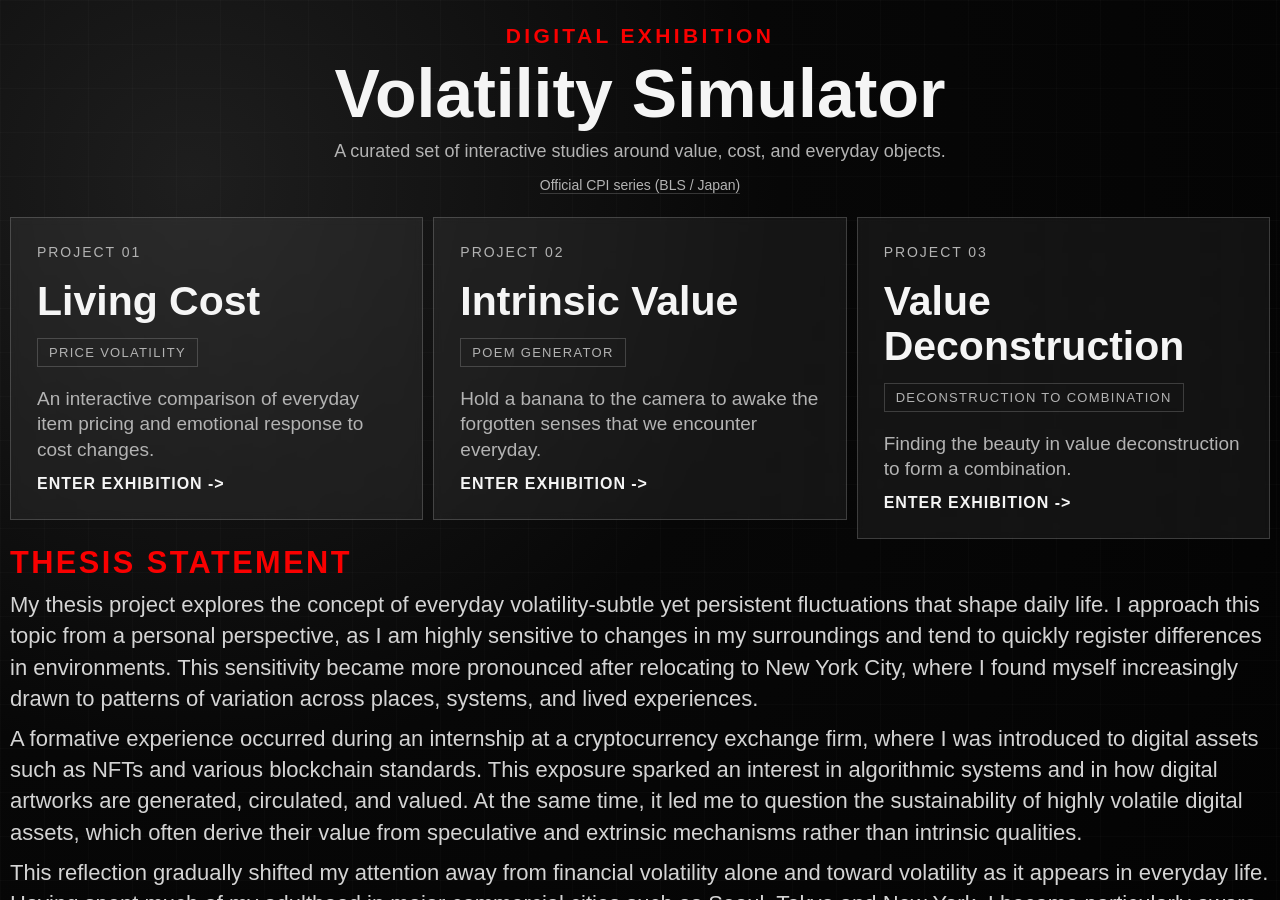
<file: index.html>
<!DOCTYPE html>
<html lang="en">
<head>
  <!-- Meta -->
  <meta charset="UTF-8">
  <meta name="viewport" content="width=device-width, initial-scale=1.0">
  <title>Volatility Simulator</title>

  <!-- Styles -->
  <link rel="stylesheet" href="style.css">
</head>
<body>
  <!-- Decorative Background -->
  <div class="background-grid" aria-hidden="true"></div>

  <!-- Header / Intro -->
  <header class="hero">
    <p class="hero-kicker">Digital Exhibition</p>
    <h1>Volatility Simulator</h1>
    <p class="hero-subtitle">
      A curated set of interactive studies around value, cost, and everyday objects.
    </p>
    <p class="hero-data-link">
      <a href="analysis/cpi_trends.html">Official CPI series (BLS / Japan)</a>
    </p>
  </header>

  <main class="exhibition-main">
    <!-- Project cards are injected by main.js -->
    <section class="gallery" id="gallery" aria-label="Project Gallery"></section>
    <!-- Thesis Essay -->
    <section class="thesis-essay" aria-label="Thesis statement">
      <h2>Thesis Statement</h2>
      <p>
        My thesis project explores the concept of everyday volatility-subtle yet persistent fluctuations that shape daily life. I approach this topic from a personal perspective, as I am highly sensitive to changes in my surroundings and tend to quickly register differences in environments. This sensitivity became more pronounced after relocating to New York City, where I found myself increasingly drawn to patterns of variation across places, systems, and lived experiences.
      </p>
      <p>
        A formative experience occurred during an internship at a cryptocurrency exchange firm, where I was introduced to digital assets such as NFTs and various blockchain standards. This exposure sparked an interest in algorithmic systems and in how digital artworks are generated, circulated, and valued. At the same time, it led me to question the sustainability of highly volatile digital assets, which often derive their value from speculative and extrinsic mechanisms rather than intrinsic qualities.
      </p>
      <p>
        This reflection gradually shifted my attention away from financial volatility alone and toward volatility as it appears in everyday life. Having spent much of my adulthood in major commercial cities such as Seoul, Tokyo and New York, I became particularly aware of how the same essential goods can vary significantly in price across urban contexts. Accustomed to price stability in Tokyo, I found it striking to encounter nearly doubled costs for basic commodities in New York. These discrepancies became an entry point for thinking about volatility not only as an economic condition, but as an embodied and emotional experience.
      </p>
      <p>
        Ultimately, my project frames everyday volatility as a lived condition shaped by perception, environment, and systems of value. While acknowledging the increasing role of decentralization and digitalization in contemporary life, I am interested in how these systems intersect with human sensitivity and interpretation.
      </p>
      <p>
        In doing so, I aim to foreground often-overlooked dimensions of experience-namely, perception, feeling, and the ability to interpret subtle change-as essential forms of knowledge in an increasingly optimized and automated world.
      </p>
    </section>
  </main>

  <!-- Scripts -->
  <script src="data.js" defer></script>
  <script src="main.js" defer></script>
</body>
</html>
</file>
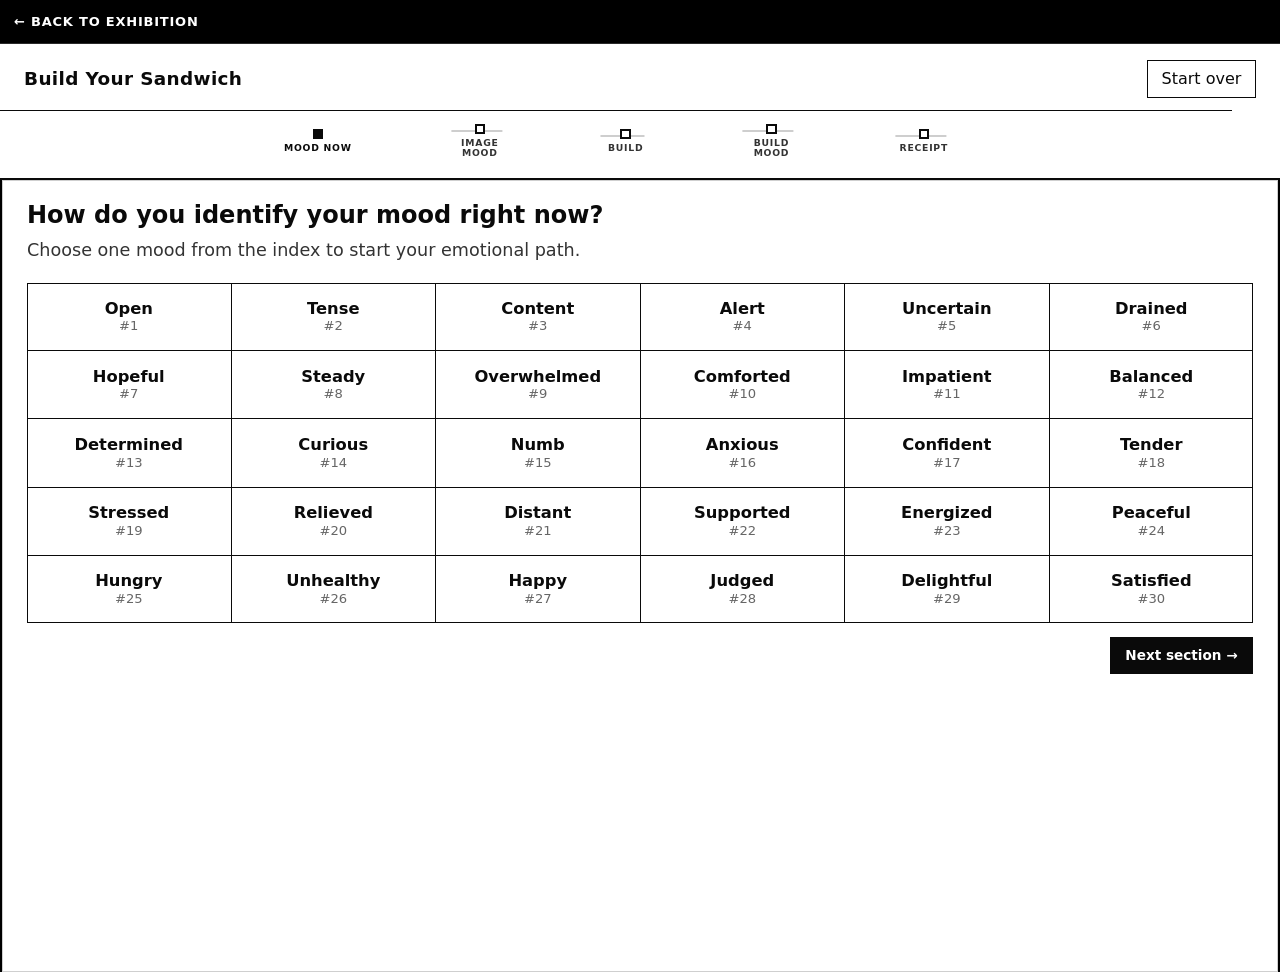
<file: project_03(sandwich)/index.html>
<!DOCTYPE html>
<html lang="en">
  <head>
    <meta charset="utf-8" />
    <meta name="viewport" content="width=device-width, initial-scale=1" />
    <title>Build Your Sandwich</title>
    <link rel="stylesheet" href="style.css?v=42" />
  </head>
  <body>
    <div class="exhibition-topbar">
      <a class="exhibition-home-link" href="../index.html">← Back to Exhibition</a>
    </div>

    <header class="site-header no-print">
      <h1 class="site-title">Build Your Sandwich</h1>
      <nav class="journey-map" id="journeyMap" aria-label="Activity steps">
        <ol class="journey-map__list">
          <li class="journey-map__item" data-step="0">
            <span class="journey-map__dot" aria-hidden="true"></span>
            <span class="journey-map__label">Mood now</span>
          </li>
          <li class="journey-map__item" data-step="1">
            <span class="journey-map__line" aria-hidden="true"></span>
            <span class="journey-map__dot" aria-hidden="true"></span>
            <span class="journey-map__label">Image mood</span>
          </li>
          <li class="journey-map__item" data-step="2">
            <span class="journey-map__line" aria-hidden="true"></span>
            <span class="journey-map__dot" aria-hidden="true"></span>
            <span class="journey-map__label">Build</span>
          </li>
          <li class="journey-map__item" data-step="3">
            <span class="journey-map__line" aria-hidden="true"></span>
            <span class="journey-map__dot" aria-hidden="true"></span>
            <span class="journey-map__label">Build mood</span>
          </li>
          <li class="journey-map__item" data-step="4">
            <span class="journey-map__line" aria-hidden="true"></span>
            <span class="journey-map__dot" aria-hidden="true"></span>
            <span class="journey-map__label">Receipt</span>
          </li>
        </ol>
      </nav>
      <div class="header-actions">
        <button type="button" class="btn-ghost" id="btnReset">Start over</button>
      </div>
    </header>

    <main class="app-main" id="appMain">
      <section class="flow-step flow-step--active" id="step0" data-step="0" aria-labelledby="step0Title">
        <h2 class="flow-step__title" id="step0Title">How do you identify your mood right now?</h2>
        <p class="flow-banner" id="doneBanner" role="status" hidden>Round complete. You can start again with another line.</p>
        <p class="flow-step__lead" id="step0Lead">Choose one mood from the index to start your emotional path.</p>
        <div class="mood-grid mood-grid--feel" id="moodGrid" role="group" aria-label="Mood index, choose one feeling"></div>
        <p class="flow-error" id="moodLoadError" hidden></p>
        <div class="flow-actions">
          <button type="button" class="btn-primary" id="btnToNextFromMood0" disabled>Next section →</button>
        </div>
      </section>

      <section class="flow-step" id="step1" data-step="1" aria-labelledby="step1Title" hidden>
        <h2 class="flow-step__title" id="step1Title">How do you feel when you are looking at the sandwich?</h2>
        <p class="flow-step__context" id="step1Context" aria-live="polite"></p>
        <section class="sandwich-image-wall" aria-label="Sandwich references">
          <figure class="sandwich-image-card">
            <img src="sandwich_jpeg/sandwich1.jpeg" alt="Sandwich reference image 1" loading="lazy" />
          </figure>
          <figure class="sandwich-image-card">
            <img src="sandwich_jpeg/sandwich2.jpeg" alt="Sandwich reference image 2" loading="lazy" />
          </figure>
          <figure class="sandwich-image-card">
            <img src="sandwich_jpeg/sandwich3.jpeg" alt="Sandwich reference image 3" loading="lazy" />
          </figure>
        </section>
        <div class="mood-grid mood-grid--feel" id="checkinMoodGrid" role="group" aria-label="How you feel right now, pick one"></div>
        <div class="flow-actions">
          <button type="button" class="btn-ghost" id="btnBack1">Back</button>
          <button type="button" class="btn-primary" id="btnToBuild" disabled>Build your sandwich →</button>
        </div>
      </section>

      <section class="flow-step flow-step--build" id="step2" data-step="2" aria-labelledby="step2Title" hidden>
        <h2 class="flow-step__title flow-step__title--inline" id="step2Title">Try to build your sandwich</h2>
        <p class="flow-step__lead flow-step__lead--tight" id="step2Lead">Add what you like; then go to the receipt when you are ready.</p>
        <div class="flow-actions flow-actions--after-build">
          <button type="button" class="btn-ghost" id="btnBack2">Back</button>
          <button type="button" class="btn-primary" id="btnToReceipt">See your sandwich &amp; receipt →</button>
        </div>
        <div class="layout">
          <section class="plate-section" aria-label="Plate preview">
            <div class="section-heading-row">
              <h3 class="section-heading">On your plate</h3>
              <div class="plate-controls">
                <button type="button" class="btn-ghost btn-plate-control" id="btnClearPlate">Clear plate</button>
                <button type="button" class="btn-ghost btn-plate-control" id="btnClearLast">Clear most recent topping</button>
              </div>
            </div>
            <div class="plate-wrap">
              <div class="plate-stack" id="plateStack">
                <img
                  class="layer plate"
                  src="plate/plate.png"
                  width="600"
                  height="400"
                  alt=""
                />
              </div>
            </div>
            <p class="plate-hint" id="emptyHint">
              Add layers from bottom to top. Each ingredient shows as a clear band; older layers sit lower, newest
              on top.
            </p>
          </section>
          <section class="bodega-section" id="bodegaRoot" aria-label="Ingredients"></section>
        </div>
      </section>

      <section class="flow-step flow-step--receipt" id="step3" data-step="3" aria-labelledby="step3Title" hidden>
        <h2 class="flow-step__title" id="step3Title">Now look at your sandwich and identify your mood</h2>
        <p class="flow-step__context" id="step3Context" aria-live="polite"></p>

        <div class="receipt-flow no-print">
          <div class="receipt-sandwich-block" aria-label="Your sandwich build">
            <h3 class="receipt-sandwich-label">Your sandwich</h3>
            <div class="receipt-sandwich-frame">
              <div class="plate-wrap plate-wrap--receipt">
                <div class="plate-stack plate-stack--receipt" id="receiptPlateStack" aria-label="Your constructed sandwich on the plate">
                  <img class="layer plate" src="plate/plate.png" width="600" height="400" alt="" />
                </div>
              </div>
            </div>
          </div>
          <div class="receipt-mood-block">
            <h3 class="receipt-mood-question" id="afterMoodLabel">How do you feel now that you built it?</h3>
            <div class="mood-grid mood-grid--feel" id="afterMoodGrid" role="group" aria-label="Mood after seeing the sandwich, pick one"></div>
            <div class="flow-actions flow-actions--tight">
              <button type="button" class="btn-ghost" id="btnBack3">Back</button>
              <button type="button" class="btn-primary" id="btnToFinalReceipt" disabled>View emotional volatility receipt →</button>
            </div>
          </div>
        </div>

      </section>

      <section class="flow-step" id="step4" data-step="4" aria-labelledby="step4Title" hidden>
        <h2 class="flow-step__title" id="step4Title">Emotional Volatility Receipt</h2>
        <p class="flow-step__context">Review your path and open a printable receipt window if needed.</p>
        <div class="receipt-stage-grid">
          <section class="activity-grid-panel">
            <h3 class="receipt-side-title">Captured every second</h3>
            <div class="activity-photo-grid" id="activityPhotoGrid" aria-live="polite"></div>
          </section>
          <article class="receipt-panel" id="receiptPanel" aria-live="polite"></article>
          <section class="time-taken-panel">
            <h3 class="receipt-side-title">Time taken in completion</h3>
            <p class="time-taken-value" id="timeTakenValue">--:--</p>
            <p class="time-taken-sub" id="timeTakenSub">The timer starts at first mood selection and ends at receipt view.</p>
            <h3 class="receipt-side-title receipt-side-title--detect">Face detection visuals</h3>
            <div class="face-detection-grid" id="faceDetectionGrid" aria-live="polite"></div>
          </section>
        </div>
        <div class="flow-actions">
          <button type="button" class="btn-ghost" id="btnBack4">Back</button>
          <button type="button" class="btn-primary" id="btnPrintReceipt" aria-label="Open emotional volatility receipt in a new window to read or print">Open receipt in new window</button>
        </div>
      </section>
    </main>

    <script src="app.js?v=41"></script>
  </body>
</html>
</file>
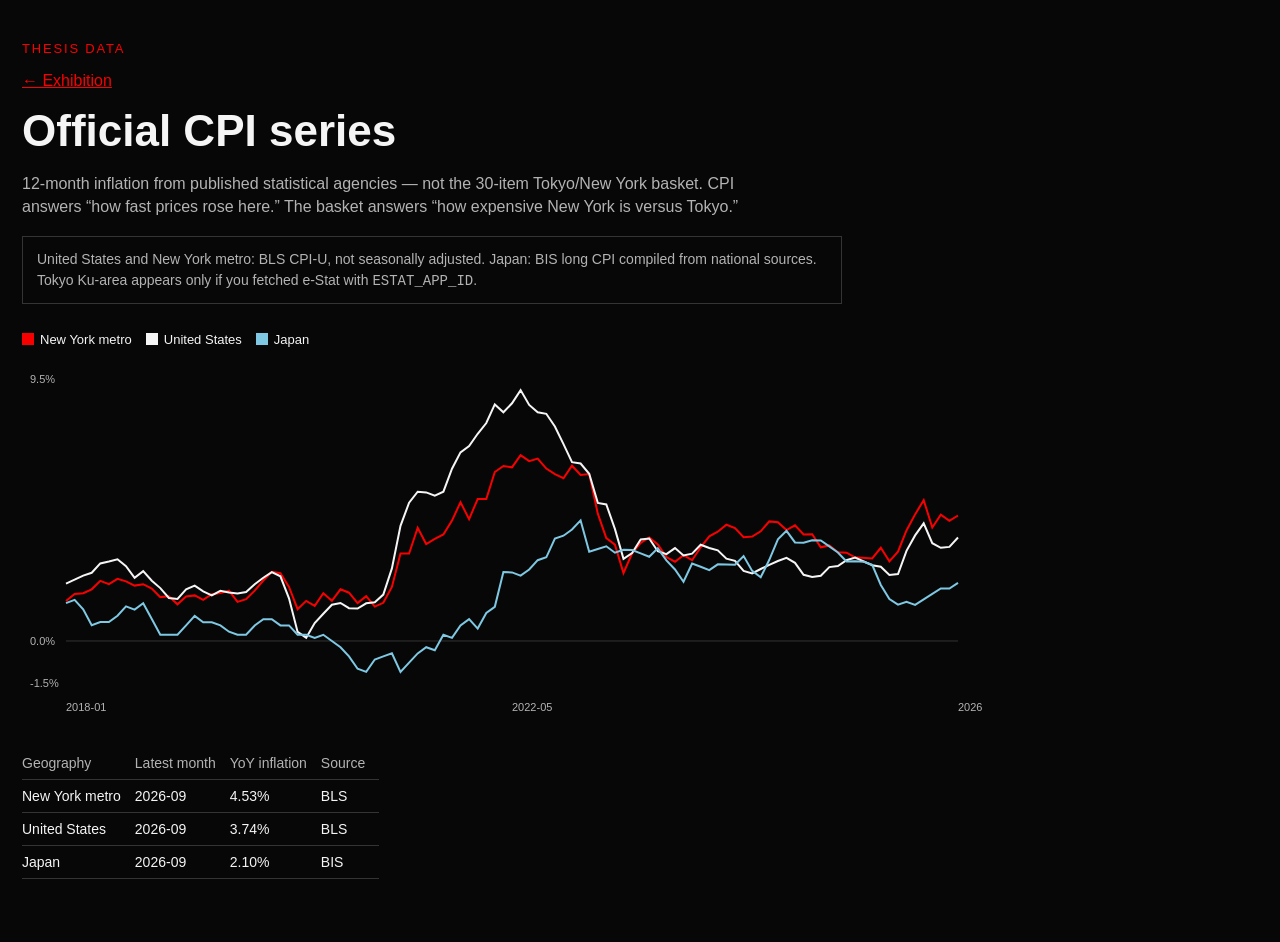
<file: analysis/cpi_trends.html>
<!DOCTYPE html>
<html lang="en">
<head>
  <meta charset="UTF-8">
  <meta name="viewport" content="width=device-width, initial-scale=1.0">
  <title>Official CPI series</title>
  <style>
    :root {
      --bg: #070707;
      --text: #f5f5f5;
      --muted: #b3b3b3;
      --line: rgba(255, 255, 255, 0.18);
      --accent: #f90000;
      --nyc: #f90000;
      --us: #f5f5f5;
      --jp: #7ec8e3;
      --tk: #e3c56e;
    }
    * { box-sizing: border-box; }
    body {
      margin: 0;
      font-family: Futura, "Avenir Next", Avenir, "Century Gothic", sans-serif;
      color: var(--text);
      background: #070707;
      padding: 28px 22px 64px;
    }
    a { color: var(--accent); }
    h1 { margin: 8px 0 6px; font-size: clamp(28px, 4vw, 44px); }
    .kicker { color: var(--accent); letter-spacing: 0.14em; text-transform: uppercase; font-size: 13px; }
    .lede { color: var(--muted); max-width: 720px; line-height: 1.45; }
    .note {
      margin: 18px 0 28px;
      padding: 12px 14px;
      border: 1px solid var(--line);
      color: var(--muted);
      max-width: 820px;
      font-size: 14px;
      line-height: 1.45;
    }
    .legend { display: flex; flex-wrap: wrap; gap: 14px; margin: 8px 0 12px; font-size: 13px; }
    .swatch { display: inline-block; width: 12px; height: 12px; margin-right: 6px; vertical-align: -1px; }
    svg { width: 100%; max-width: 960px; height: auto; display: block; }
    table { border-collapse: collapse; margin-top: 28px; font-size: 14px; }
    th, td { border-bottom: 1px solid var(--line); padding: 8px 14px 8px 0; text-align: left; }
    th { color: var(--muted); font-weight: 500; }
  </style>
</head>
<body>
  <p class="kicker">Thesis data</p>
  <p><a href="../index.html">← Exhibition</a></p>
  <h1>Official CPI series</h1>
  <p class="lede">
    12-month inflation from published statistical agencies — not the 30-item Tokyo/New York basket.
    CPI answers “how fast prices rose here.” The basket answers “how expensive New York is versus Tokyo.”
  </p>
  <p class="note">
    United States and New York metro: BLS CPI-U, not seasonally adjusted.
    Japan: BIS long CPI compiled from national sources.
    Tokyo Ku-area appears only if you fetched e-Stat with <code>ESTAT_APP_ID</code>.
  </p>
  <div class="legend" id="legend"></div>
  <svg id="chart" viewBox="0 0 960 360" role="img" aria-label="Year-over-year CPI inflation"></svg>
  <table>
    <thead>
      <tr>
        <th>Geography</th>
        <th>Latest month</th>
        <th>YoY inflation</th>
        <th>Source</th>
      </tr>
    </thead>
    <tbody id="latest"></tbody>
  </table>
  <script src="cpi_data.js"></script>
  <script>
    const raw = (window.OFFICIAL_CPI && window.OFFICIAL_CPI.rows) || [];
    const colors = {
      "New York metro": "#f90000",
      "United States": "#f5f5f5",
      "Japan": "#7ec8e3",
      "Tokyo": "#e3c56e",
    };

    function yoySeries(geography) {
      const points = raw
        .filter((r) => r.geography === geography && r.item === "All items")
        .sort((a, b) => a.period.localeCompare(b.period));
      const byPeriod = Object.fromEntries(points.map((p) => [p.period, p.index_value]));
      return points
        .map((p) => {
          const [y, m] = p.period.split("-").map(Number);
          const lag = `${y - 1}-${String(m).padStart(2, "0")}`;
          const prev = byPeriod[lag];
          if (!prev) return null;
          return { period: p.period, yoy: 100 * (p.index_value - prev) / prev, source: p.source };
        })
        .filter(Boolean);
    }

    const geos = ["New York metro", "United States", "Japan", "Tokyo"].filter((g) =>
      raw.some((r) => r.geography === g && r.item === "All items")
    );
    const series = Object.fromEntries(geos.map((g) => [g, yoySeries(g)]));
    const all = geos.flatMap((g) => series[g]);
    const legend = document.getElementById("legend");
    geos.forEach((g) => {
      legend.insertAdjacentHTML(
        "beforeend",
        `<span><i class="swatch" style="background:${colors[g]}"></i>${g}</span>`
      );
    });

    const tbody = document.getElementById("latest");
    geos.forEach((g) => {
      const last = series[g][series[g].length - 1];
      if (!last) return;
      tbody.insertAdjacentHTML(
        "beforeend",
        `<tr><td>${g}</td><td>${last.period}</td><td>${last.yoy.toFixed(2)}%</td><td>${last.source}</td></tr>`
      );
    });

    if (!all.length) {
      document.getElementById("chart").insertAdjacentHTML(
        "afterend",
        "<p>No CPI data. Run <code>python3 python/fetch_official_cpi.py</code>.</p>"
      );
    } else {
      const width = 960, height = 360, pad = { t: 20, r: 24, b: 36, l: 44 };
      const periods = [...new Set(all.map((d) => d.period))].sort();
      const ys = all.map((d) => d.yoy);
      const yMin = Math.min(0, ...ys) - 0.4;
      const yMax = Math.max(0, ...ys) + 0.4;
      const x = (i) => pad.l + i * (width - pad.l - pad.r) / Math.max(periods.length - 1, 1);
      const y = (v) => pad.t + (yMax - v) * (height - pad.t - pad.b) / (yMax - yMin || 1);
      const svg = document.getElementById("chart");
      const zero = y(0);
      svg.innerHTML = `<line x1="${pad.l}" x2="${width - pad.r}" y1="${zero}" y2="${zero}" stroke="${getComputedStyle(document.documentElement).getPropertyValue("--line") || "#444"}" />`;
      [yMin, 0, yMax].forEach((tick) => {
        const yy = y(tick);
        svg.insertAdjacentHTML(
          "beforeend",
          `<text x="8" y="${yy + 4}" fill="#b3b3b3" font-size="11">${tick.toFixed(1)}%</text>`
        );
      });
      [0, Math.floor(periods.length / 2), periods.length - 1].forEach((i) => {
        svg.insertAdjacentHTML(
          "beforeend",
          `<text x="${x(i)}" y="${height - 8}" fill="#b3b3b3" font-size="11">${periods[i]}</text>`
        );
      });
      geos.forEach((g) => {
        const pts = series[g];
        const d = pts
          .map((p) => `${x(periods.indexOf(p.period)).toFixed(1)},${y(p.yoy).toFixed(1)}`)
          .join(" ");
        svg.insertAdjacentHTML(
          "beforeend",
          `<polyline fill="none" stroke="${colors[g]}" stroke-width="2" points="${d}"></polyline>`
        );
      });
    }
  </script>
</body>
</html>
</file>
<file: style.css>
:root {
  --bg: #070707;
  --panel: rgba(255, 255, 255, 0.06);
  --line: rgba(255, 255, 255, 0.18);
  --text: #f5f5f5;
  --muted: #b3b3b3;
  --accent: #f90000;
}

* {
  box-sizing: border-box;
}

html,
body {
  margin: 0;
  padding: 0;
  height: 100%;
}

body {
  font-family: Futura, "Futura PT", "Avenir Next", Avenir, "Century Gothic", sans-serif;
  color: var(--text);
  background: radial-gradient(circle at 15% 20%, #1e1e1e 0%, var(--bg) 45%, #030303 100%);
  position: relative;
  overflow: hidden;
  display: flex;
  flex-direction: column;
}

.background-grid {
  position: fixed;
  inset: 0;
  background-image:
    linear-gradient(var(--line) 1px, transparent 1px),
    linear-gradient(90deg, var(--line) 1px, transparent 1px);
  background-size: 44px 44px;
  opacity: 0.12;
  pointer-events: none;
  z-index: 0;
}

.hero,
.gallery,
.thesis-essay {
  position: relative;
  z-index: 1;
}

.exhibition-main {
  width: calc(100vw - 20px);
  max-width: 1600px;
  margin: 14px auto 0;
  flex: 1;
  min-height: 0;
  display: flex;
  flex-direction: column;
  gap: 6px;
}

.hero {
  padding: 24px 24px 10px;
  text-align: center;
  flex: 0 0 auto;
}

.hero-kicker {
  margin: 0 0 10px;
  color: var(--accent);
  letter-spacing: 0.16em;
  text-transform: uppercase;
  font-size: 21px;
  font-weight: bold;
}

.hero h1 {
  margin: 0 0 10px;
  font-size: clamp(38px, 5.6vw, 68px);
  line-height: 1.05;
}

.hero-subtitle {
  margin: 0 auto;
  max-width: 720px;
  color: var(--muted);
  font-size: 18px;
  line-height: 1.4;
}

.hero-data-link {
  margin: 12px 0 0;
  font-size: 14px;
}

.hero-data-link a {
  color: var(--muted);
  text-decoration: none;
  border-bottom: 1px solid var(--line);
}

.hero-data-link a:hover,
.hero-data-link a:focus-visible {
  color: var(--text);
  border-bottom-color: var(--accent);
}

.gallery {
  width: 100%;
  margin: 0;
  padding: 0;
  display: grid;
  grid-template-columns: repeat(3, minmax(0, 1fr));
  gap: 10px;
  flex: 0 0 auto;
}

.exhibition-panel {
  min-height: 300px;
  padding: 0;
  display: block;
}

.panel-card-slot {
  width: 100%;
}

.project-card {
  display: flex;
  flex-direction: column;
  width: 100%;
  max-width: none;
  min-height: 300px;
  padding: 26px;
  border: 1px solid var(--line);
  background: var(--panel);
  backdrop-filter: blur(4px);
  text-decoration: none;
  color: inherit;
  transition: transform 0.25s ease, border-color 0.25s ease, background 0.25s ease;
}

.project-card:hover,
.project-card:focus-visible {
  transform: translateY(-5px);
  border-color: var(--accent);
  background: rgba(255, 255, 255, 0.1);
  outline: none;
}

.project-number {
  font-size: 14px;
  letter-spacing: 0.14em;
  text-transform: uppercase;
  color: var(--muted);
  margin-bottom: 19px;
}

.project-card h2 {
  margin: 0 0 14px;
  font-size: 41px;
  line-height: 1.1;
}

.project-tag {
  align-self: flex-start;
  margin: 0 0 19px;
  border: 1px solid var(--line);
  padding: 6px 11px;
  font-size: 13px;
  letter-spacing: 0.1em;
  text-transform: uppercase;
  color: var(--muted);
}

.project-desc {
  margin: 0;
  color: var(--muted);
  line-height: 1.35;
  font-size: 19px;
}

.project-enter {
  margin-top: auto;
  padding-top: 12px;
  font-weight: bold;
  letter-spacing: 0.06em;
  text-transform: uppercase;
  font-size: 16px;
}

.thesis-essay {
  border: none;
  background: transparent;
  padding: 0 0 10px;
  flex: 1;
  min-height: 0;
  overflow: hidden;
  display: flex;
  flex-direction: column;
  justify-content: flex-start;
}

.thesis-essay h2 {
  margin: 0 0 8px;
  font-size: clamp(30px, 2.4vw, 40px);
  letter-spacing: 0.08em;
  text-transform: uppercase;
  color: var(--accent);
}

.thesis-essay p {
  margin: 0 0 9px;
  max-width: none;
  width: 100%;
  color: #d4d4d4;
  line-height: 1.42;
  font-size: 22px;
}

.thesis-essay p:last-child {
  margin-bottom: 0;
}

@media (max-width: 1000px) {
  .gallery {
    grid-template-columns: 1fr;
    width: 100%;
  }

  .exhibition-main {
    width: min(760px, calc(100vw - 24px));
    height: auto;
    min-height: 0;
  }

  .exhibition-panel {
    min-height: 520px;
  }

  .project-card {
    min-height: 520px;
  }

  .thesis-essay {
    flex: 0 0 auto;
  }
}

@media (max-width: 640px) {
  .hero {
    padding-top: 56px;
  }

  .gallery {
    gap: 10px;
  }

  .exhibition-main {
    width: calc(100vw - 16px);
  }

  .panel-card-slot {
    width: 100%;
  }

  .exhibition-panel {
    min-height: 460px;
  }

  .project-card {
    min-height: 460px;
  }
}
</file>
<file: project_03(sandwich)/style.css>
/* Bodega-style: white field, black rules, clear type */

*,
*::before,
*::after {
  box-sizing: border-box;
}

html {
  font-size: 16px;
  -webkit-font-smoothing: antialiased;
}

html:has(#step4:not([hidden])) {
  height: 100%;
  overflow: hidden;
}

body {
  margin: 0;
  height: 100vh;
  font-family: system-ui, -apple-system, "Segoe UI", Roboto, Helvetica, Arial, sans-serif;
  color: #0a0a0a;
  background: #000;
  line-height: 1.35;
  padding-top: 44px;
  overflow: hidden;
}

body:has(#step4:not([hidden])) {
  box-sizing: border-box;
  height: 100dvh;
  max-height: 100dvh;
  display: flex;
  flex-direction: column;
  overflow: hidden;
}

body:has(#step4:not([hidden])) .site-header {
  flex: 0 0 auto;
}

body:has(#step4:not([hidden])) .app-main {
  flex: 1 1 0;
  min-height: 0;
  width: 100%;
  max-width: none;
  margin: 0;
  height: auto;
  overflow: hidden;
}

.exhibition-topbar {
  position: fixed;
  top: 0;
  left: 0;
  width: 100%;
  height: 44px;
  background: #000;
  border-bottom: 1px solid #2a2a2a;
  display: flex;
  align-items: center;
  padding: 0 14px;
  z-index: 2001;
}

.exhibition-home-link {
  color: #fff;
  text-decoration: none;
  font-size: 13px;
  font-weight: 700;
  letter-spacing: 0.06em;
  text-transform: uppercase;
}

.exhibition-home-link:hover {
  color: #ff5ad9;
}

.site-header,
.app-main {
  background: #fff;
}

.site-header {
  display: flex;
  flex-wrap: wrap;
  align-items: center;
  justify-content: space-between;
  gap: 0.5rem 1rem;
  padding: 1rem 1.5rem;
  border-bottom: 2px solid #0a0a0a;
}

.site-title {
  margin: 0;
  font-size: 1.15rem;
  font-weight: 700;
  letter-spacing: 0.02em;
  text-transform: none;
  flex: 0 0 auto;
}

/* Sequential activity “map” */
.journey-map {
  order: 3;
  width: 100%;
  min-width: 0;
  margin: 0.25rem -1.5rem 0;
  padding: 0.65rem 1.5rem 0.2rem;
  border-top: 1px solid #0a0a0a;
}

.journey-map__list {
  display: flex;
  align-items: center;
  justify-content: space-between;
  list-style: none;
  margin: 0;
  padding: 0;
  max-width: 42rem;
  margin-inline: auto;
  gap: 0;
}

.journey-map__item {
  position: relative;
  display: flex;
  flex-direction: column;
  align-items: center;
  text-align: center;
  padding: 0 0.25rem;
  flex: 0 0 auto;
}

.journey-map__line {
  position: absolute;
  right: 50%;
  top: 0.55rem;
  width: 100%;
  max-width: 3.2rem;
  height: 2px;
  background: #0a0a0a;
  z-index: 0;
  opacity: 0.2;
  transform: translateX(50%) translateX(-0.2rem);
}

.journey-map__item[data-step="0"] .journey-map__line {
  display: none;
}

.journey-map__dot {
  width: 0.65rem;
  height: 0.65rem;
  border: 2px solid #0a0a0a;
  background: #fff;
  z-index: 1;
  margin-top: 0.15rem;
}

.journey-map__item--active .journey-map__dot {
  background: #0a0a0a;
}

.journey-map__item--done .journey-map__dot {
  background: #0a0a0a;
  border-color: #0a0a0a;
  opacity: 0.4;
}

.journey-map__label {
  display: block;
  margin-top: 0.25rem;
  font-size: 0.58rem;
  font-weight: 600;
  letter-spacing: 0.08em;
  text-transform: uppercase;
  max-width: 4.6rem;
  line-height: 1.1;
  color: #333;
}

.journey-map__item--active .journey-map__label {
  color: #0a0a0a;
  font-weight: 700;
}

.app-main {
  width: calc(100vw - 4px);
  height: calc(100vh - 44px - 62px - 2px);
  margin: 0 auto 2px;
  border: 1px solid #cfcfcf;
  background: #fff;
  overflow: auto;
}

.header-actions {
  display: flex;
  gap: 0.5rem;
  align-items: center;
  order: 2;
  margin-left: auto;
}

.btn-ghost {
  font: inherit;
  padding: 0.45rem 0.85rem;
  border: 1px solid #0a0a0a;
  background: #fff;
  color: #0a0a0a;
  cursor: pointer;
  border-radius: 0;
}

.btn-ghost:hover {
  background: #f4f4f4;
}

.btn-ghost:focus-visible {
  outline: 2px solid #0a0a0a;
  outline-offset: 2px;
}

.layout {
  display: grid;
  grid-template-columns: minmax(280px, 38%) 1fr;
  gap: 0;
  height: calc(100vh - 44px - 62px - 140px);
  border-bottom: 2px solid #0a0a0a;
  overflow: hidden;
}

@media (max-width: 900px) {
  .app-main {
    width: calc(100vw - 2px);
    height: calc(100vh - 44px - 62px - 1px);
    margin: 0 auto 1px;
  }

  .layout {
    grid-template-columns: 1fr;
  }
}

.plate-section {
  border-right: 2px solid #0a0a0a;
  padding: 0.4rem 1.5rem 1.2rem;
  display: flex;
  flex-direction: column;
  align-items: stretch;
}

@media (max-width: 900px) {
  .plate-section {
    border-right: none;
    border-bottom: 2px solid #0a0a0a;
  }
}

.section-heading {
  margin: 0 0 1rem;
  font-size: 0.85rem;
  font-weight: 700;
  text-transform: uppercase;
  letter-spacing: 0.12em;
}

.section-heading-row {
  display: flex;
  align-items: center;
  justify-content: space-between;
  gap: 0.75rem;
  margin-bottom: 0.75rem;
}

.section-heading-row .section-heading {
  margin: 0;
}

.plate-controls {
  display: flex;
  gap: 0.5rem;
  flex-wrap: wrap;
  justify-content: flex-end;
}

.btn-plate-control {
  padding: 0.35rem 0.55rem;
  font-size: 0.72rem;
  text-transform: uppercase;
  letter-spacing: 0.04em;
}

.btn-plate-control:disabled {
  opacity: 0.45;
  cursor: not-allowed;
}

.plate-wrap {
  flex: 1;
  display: flex;
  align-items: center;
  justify-content: center;
  min-height: 280px;
  padding-top: 0.9rem;
}

/* Aspect box: all layer images share the same frame so they stack, not list */
.plate-stack {
  position: relative;
  width: 100%;
  max-width: 400px;
  aspect-ratio: 600 / 400;
  min-height: 200px;
  overflow: visible;
  /* Horizontal “slice” of each full photo (opaque jpegs) — not extreme squash */
  --ing-slice-t: 38%;
  --ing-slice-b: 35%;
  --ing-slice-x: 3%;
}

/* Receipt step: large preview, same paint rules as build; do not clip (stack must show fully) */
.plate-stack.plate-stack--receipt {
  overflow: visible;
  margin-left: auto;
  margin-right: auto;
  max-width: min(100%, 26.25rem);
  width: 100%;
  min-height: 15rem;
}

.plate-stack .layer {
  position: absolute;
  user-select: none;
  -webkit-user-drag: none;
  pointer-events: none;
}

/* Plate fills the frame; ingredients sit in the center like a real pile */
.plate-stack .layer.plate {
  left: 0;
  top: 0;
  width: 100%;
  height: 100%;
  object-fit: contain;
  object-position: center;
  z-index: 0;
}

.plate-stack .layer.ingredient {
  /*
    Opaque photos: clip to a horizontal band, then space layers with translateY so
    first added sits lower (closer to plate) and each new layer steps up the stack.
  */
  left: 4%;
  top: 0;
  width: 92%;
  height: 100%;
  object-fit: cover;
  object-position: 50% 50%;
  -webkit-clip-path: inset(
    var(--ing-slice-t, 38%) var(--ing-slice-x, 3%) var(--ing-slice-b, 35%)
  );
  clip-path: inset(var(--ing-slice-t, 38%) var(--ing-slice-x, 3%) var(--ing-slice-b, 35%));
  transform: translate3d(
    var(--stack-nudge-x, 0px),
    var(--stack-lift, 0px),
    0
  );
  transform-origin: 50% 100%;
  filter: drop-shadow(0 0.5px 1.5px rgba(0, 0, 0, 0.1));
}

.plate-hint {
  margin: 1rem 0 0;
  font-size: 0.8rem;
  color: #333;
  max-width: 400px;
  align-self: center;
  text-align: center;
}

.plate-hint.is-hidden {
  display: none;
}

/* Bodega grid */
.bodega-section {
  padding: 0.6rem 1.5rem 2.5rem;
  overflow-y: auto;
  overflow-x: hidden;
  padding-bottom: 5rem;
  height: 100%;
}

.bodega-category {
  margin-bottom: 2rem;
}

.bodega-category:last-child {
  margin-bottom: 0;
}

.category-title {
  margin: 0 0 0.75rem;
  font-size: 0.8rem;
  font-weight: 700;
  text-transform: uppercase;
  letter-spacing: 0.14em;
  border-bottom: 1px solid #0a0a0a;
  padding-bottom: 0.4rem;
}

.item-grid {
  display: grid;
  grid-template-columns: repeat(5, 1fr);
  gap: 0;
  border: 2px solid #0a0a0a;
}

@media (max-width: 1200px) {
  .item-grid {
    grid-template-columns: repeat(3, 1fr);
  }
}

@media (max-width: 600px) {
  .item-grid {
    grid-template-columns: repeat(2, 1fr);
  }
}

.item-card {
  display: flex;
  flex-direction: column;
  align-items: center;
  text-align: center;
  padding: 0.65rem 0.5rem 0.5rem;
  min-height: 100%;
  box-shadow:
    1px 0 0 0 #0a0a0a,
    0 1px 0 0 #0a0a0a;
  margin: 0;
}

.item-card-add-zone {
  -webkit-tap-highlight-color: transparent;
  touch-action: manipulation;
  display: flex;
  flex-direction: column;
  align-items: center;
  flex: 1;
  width: 100%;
  cursor: pointer;
  background: none;
  border: none;
  margin: 0;
  padding: 0;
  font: inherit;
  text-align: inherit;
  color: inherit;
  border-radius: 0;
  appearance: none;
}

.item-card-add-zone:hover {
  background: #f9f9f9;
}

.item-card-add-zone:focus {
  outline: none;
}

.item-card-add-zone:focus-visible {
  outline: 2px solid #0a0a0a;
  outline-offset: 1px;
}

.item-card-thumb {
  width: 100%;
  aspect-ratio: 1;
  max-height: 100px;
  display: flex;
  align-items: center;
  justify-content: center;
  margin-bottom: 0.35rem;
}

.item-card-thumb img {
  max-width: 100%;
  max-height: 100%;
  width: auto;
  height: auto;
  object-fit: contain;
}

.item-id {
  font-size: 0.65rem;
  font-weight: 600;
  color: #333;
  margin-bottom: 0.15rem;
}

.item-name {
  font-size: 0.72rem;
  font-weight: 600;
  line-height: 1.2;
  margin: 0 0 0.1rem;
  min-height: 2.2em;
  display: block;
  max-width: 100%;
  text-align: center;
  hyphens: auto;
}

.item-tap-hint {
  margin: 0 0 0.35rem;
  font-size: 0.58rem;
  font-weight: 600;
  color: #666;
  letter-spacing: 0.06em;
  text-transform: uppercase;
  line-height: 1.2;
}

.qty {
  display: flex;
  align-items: center;
  justify-content: center;
  gap: 0;
  margin-top: auto;
  border: 1px solid #0a0a0a;
  width: 100%;
  max-width: 110px;
  height: 30px;
  cursor: default;
  flex-shrink: 0;
}

.qty button {
  flex: 0 0 32px;
  height: 100%;
  border: none;
  background: #fff;
  color: #0a0a0a;
  font-size: 1.1rem;
  line-height: 1;
  cursor: pointer;
  padding: 0;
  font-weight: 500;
}

.qty button:hover {
  background: #f0f0f0;
}

.qty button:disabled {
  opacity: 0.35;
  cursor: not-allowed;
  background: #fff;
}

.qty button:focus-visible {
  outline: 2px solid #0a0a0a;
  outline-offset: -2px;
  z-index: 1;
}

.qty .qty-value {
  flex: 1;
  min-width: 0;
  font-size: 0.8rem;
  font-weight: 600;
  font-variant-numeric: tabular-nums;
  user-select: none;
}

.qty .qty-sep {
  width: 1px;
  align-self: stretch;
  background: #0a0a0a;
  flex: 0 0 1px;
}

/* —— Flow: mood path + sandwich path —— */
.flow-step {
  padding: 1.25rem 1.5rem 2.25rem;
  max-width: 82rem;
  margin: 0 auto;
}

.flow-step--build {
  max-width: none;
  margin: 0;
  padding: 1rem 0 0;
  transform: none;
  width: 100%;
}

.flow-step__title {
  font-size: 1.5rem;
  font-weight: 700;
  margin: 0 0 0.5rem;
  line-height: 1.2;
}

.flow-step__title--inline {
  padding: 0 1.5rem 0.25rem;
  margin: 0;
  font-size: 0.9rem;
  text-transform: uppercase;
  letter-spacing: 0.1em;
}

.flow-step__lead {
  font-size: 1.1rem;
  color: #333;
  margin: 0 0 1.25rem;
  line-height: 1.45;
}

.flow-step__lead--tight {
  padding: 0 1.5rem 0.5rem;
  font-size: 0.8rem;
  margin-bottom: 0.75rem;
}

.flow-step__context {
  font-size: 0.88rem;
  line-height: 1.4;
  margin: 0 0 0.9rem;
  color: #222;
}

.flow-banner {
  font-size: 0.8rem;
  color: #0a0a0a;
  border: 1px solid #0a0a0a;
  padding: 0.5rem 0.65rem;
  margin: 0 0 0.9rem;
  background: #f5f5f5;
}

.flow-hint,
.flow-error {
  font-size: 0.78rem;
  margin: 0.4rem 0 0.75rem;
  color: #444;
  line-height: 1.35;
}

.flow-error {
  color: #7a1f1f;
  border: 1px solid #7a1f1f;
  padding: 0.45rem 0.55rem;
  background: #fff8f8;
}

.mood-grid {
  position: relative;
  display: grid;
  grid-template-columns: repeat(6, minmax(0, 1fr));
  gap: 1px;
  border: none;
  background: #0a0a0a;
  margin-top: 10px;
}

.mood-grid::after {
  content: "";
  position: absolute;
  inset: 0;
  border: 1px solid #0a0a0a;
  pointer-events: none;
}

.mood-card {
  position: relative;
  display: flex;
  flex-direction: column;
  align-items: center;
  text-align: center;
  min-height: 4.2rem;
  width: 100%;
  font: inherit;
  cursor: pointer;
  color: #0a0a0a;
  background: #fff;
  border: none;
  box-shadow: 1px 0 0 0 #0a0a0a, 0 1px 0 0 #0a0a0a;
  margin: 0;
  padding: 0.65rem 0.4rem 0.75rem;
}

.mood-card:hover,
.mood-card:focus-visible {
  background: #f9f9f9;
}

.mood-card:focus-visible {
  outline: 2px solid #0a0a0a;
  outline-offset: -1px;
  z-index: 1;
}

.mood-card__obs {
  display: block;
  font-size: 0.85rem;
  font-weight: 700;
  text-transform: capitalize;
  line-height: 1.1;
  margin-bottom: 0.2rem;
}

.mood-card__feeling {
  display: block;
  font-size: 0.7rem;
  font-weight: 500;
  color: #333;
  line-height: 1.15;
}

.mood-card__ix {
  position: absolute;
  top: 0.2rem;
  right: 0.25rem;
  font-size: 0.55rem;
  font-weight: 700;
  color: #888;
  letter-spacing: 0.02em;
}

.flow-textarea {
  width: 100%;
  font: inherit;
  font-size: 0.9rem;
  line-height: 1.4;
  padding: 0.5rem 0.55rem;
  border: 1px solid #0a0a0a;
  background: #fff;
  min-height: 4.2rem;
  border-radius: 0;
  resize: vertical;
}

.flow-textarea::placeholder {
  color: #888;
}

.flow-textarea:focus {
  outline: 2px solid #0a0a0a;
  outline-offset: 1px;
}

.flow-actions {
  display: flex;
  flex-wrap: wrap;
  align-items: center;
  justify-content: flex-end;
  gap: 0.5rem 0.75rem;
  margin-top: 0.9rem;
}

.flow-actions--after-build {
  padding: 0 1.5rem 0.5rem;
  border-bottom: 1px solid #0a0a0a;
  margin: 0 0 0.5rem;
  max-width: none;
}

.btn-primary {
  font: inherit;
  font-size: 0.85rem;
  font-weight: 600;
  padding: 0.5rem 0.9rem;
  color: #fff;
  background: #0a0a0a;
  border: 1px solid #0a0a0a;
  border-radius: 0;
  cursor: pointer;
}

.btn-primary:hover {
  background: #2a2a2a;
}

.btn-primary:focus-visible {
  outline: 2px solid #0a0a0a;
  outline-offset: 2px;
}

.visually-hidden {
  position: absolute;
  width: 1px;
  height: 1px;
  padding: 0;
  margin: -1px;
  overflow: hidden;
  clip: rect(0, 0, 0, 0);
  border: 0;
}

.flow-step__sub {
  font-size: 0.82rem;
  color: #333;
  margin: 0 0 0.9rem;
  line-height: 1.4;
}

.mood-grid--feel {
  display: grid;
  grid-template-columns: repeat(6, minmax(0, 1fr));
  max-width: none;
  margin: 1rem auto 0.5rem;
  width: 100%;
}

#afterMoodGrid.mood-grid--feel {
  grid-template-columns: repeat(3, minmax(0, 1fr));
  max-height: min(56vh, 34rem);
  overflow-y: auto;
  border: 1px solid #0a0a0a;
  background: #0a0a0a;
  border-radius: 0;
  box-sizing: border-box;
  scrollbar-gutter: stable;
  position: relative;
  isolation: isolate;
}

#afterMoodGrid.mood-grid--feel::after {
  display: none;
}

#afterMoodGrid .mood-pick {
  min-height: 4.9rem;
  font-size: 1.12rem;
  padding: 0.75rem 0.45rem;
}

@media (max-width: 780px) {
  .mood-grid--feel {
    grid-template-columns: repeat(5, 1fr);
  }
  #afterMoodGrid.mood-grid--feel {
    grid-template-columns: repeat(3, minmax(0, 1fr));
  }
}

@media (max-width: 640px) {
  .mood-grid {
    grid-template-columns: repeat(3, minmax(0, 1fr));
  }
  .mood-grid--feel {
    grid-template-columns: repeat(3, minmax(0, 1fr));
  }
  #afterMoodGrid.mood-grid--feel {
    grid-template-columns: repeat(2, minmax(0, 1fr));
  }
}

.mood-pick {
  min-height: 4.2rem;
  display: flex;
  flex-direction: column;
  align-items: center;
  justify-content: center;
  gap: 0.1rem;
  width: 100%;
  font: inherit;
  font-size: 1.02rem;
  font-weight: 600;
  line-height: 1.1;
  cursor: pointer;
  color: #0a0a0a;
  background: #fff;
  border: none;
  box-shadow: none;
  margin: 0;
  padding: 0.65rem 0.35rem;
  text-align: center;
  hyphens: auto;
}

.mood-pick__word {
  text-transform: capitalize;
}

.mood-pick__ix {
  font-size: 0.82rem;
  font-weight: 500;
  color: #666;
}

.mood-pick:hover,
.mood-pick:focus-visible {
  background: #f2f2f2;
}

.mood-pick--selected {
  background: #0a0a0a;
  color: #fff;
}

.mood-pick--selected .mood-pick__ix {
  color: #ccc;
}

.flow-step--receipt {
  max-width: 72rem;
  margin: 0 auto;
  padding: 1.5rem 0.5rem 1.5rem;
  box-sizing: border-box;
  scroll-margin-top: 0.5rem;
}

/* Sandwich left, moods right; stack below on narrow screens */
.receipt-flow {
  display: grid;
  grid-template-columns: 1fr;
  gap: 0;
  margin-top: 0.5rem;
  width: 100%;
  align-items: stretch;
  min-width: 0;
  min-height: 0; /* was forcing a tall row that pushed content to the “top” */
}

.receipt-sandwich-block {
  text-align: center;
  width: 100%;
  min-width: 0;
  margin: 0;
  padding: 0.5rem 0 1.25rem;
  border-bottom: 1px solid #0a0a0a;
  box-sizing: border-box;
  display: flex;
  flex-direction: column;
}

/* Room for tall stacks + top padding so layers/transforms don’t run under the header / title */
.receipt-sandwich-frame {
  max-width: 28rem;
  width: 100%;
  margin: 0.75rem auto 0;
  padding: 2.25rem 0.75rem 1.75rem;
  box-sizing: border-box;
  overflow: visible;
  position: relative;
  z-index: 0;
}

.receipt-sandwich-label,
.receipt-mood-question {
  font-size: 0.72rem;
  font-weight: 700;
  text-transform: uppercase;
  letter-spacing: 0.1em;
  margin: 0 0 0.5rem;
  text-align: left;
}

.receipt-sandwich-block .receipt-sandwich-label {
  text-align: center;
}

/* Anchor stack toward the bottom of a taller box = room above for the full “pile” + title */
.plate-wrap--receipt {
  max-width: 100%;
  min-height: 22rem;
  margin: 0.5rem 0 0;
  width: 100%;
  display: flex;
  justify-content: center;
  align-items: flex-end;
  align-content: flex-end;
  align-self: center;
  overflow: visible;
  padding-top: 1.25rem;
  box-sizing: content-box;
}

.receipt-mood-block {
  position: relative;
  z-index: 1;
  width: 100%;
  min-width: 0;
  max-width: none;
  margin: 0;
  padding: 0.5rem 0.25rem 0.5rem 0.25rem;
  box-sizing: border-box;
  background: #fff;
  display: flex;
  flex-direction: column;
  justify-content: flex-start;
  min-height: 0;
}

@media (min-width: 800px) {
  .receipt-flow {
    grid-template-columns: minmax(0, 1.08fr) minmax(0, 0.92fr);
    column-gap: 1.5rem;
    margin-top: 0.5rem;
    min-height: auto; /* long min-height + align items made the build sit under the “nav” band */
    align-items: stretch;
  }

  .receipt-sandwich-block {
    display: flex;
    flex-direction: column;
    align-items: stretch;
    border-bottom: none;
    border-right: 1px solid #0a0a0a;
    padding: 0 1rem 0.5rem 0.25rem;
  }

  .receipt-sandwich-block .receipt-sandwich-label {
    text-align: left;
  }

  .receipt-sandwich-frame {
    margin: 0;
    max-width: min(100%, 28rem);
  }

  .receipt-mood-block {
    padding: 2.4rem 0.5rem 0.5rem 0.5rem;
    align-self: stretch;
    max-height: calc(100vh - 170px);
  }
}

.flow-actions--tight {
  margin-top: 0.65rem;
  justify-content: space-between;
  position: sticky;
  bottom: 0;
  background: #fff;
  padding-top: 0.5rem;
  border-top: 1px solid #0a0a0a;
  z-index: 2;
}

.sandwich-image-wall {
  display: grid;
  grid-template-columns: repeat(3, minmax(0, 1fr));
  gap: 0.75rem;
  margin: 0.75rem 0 1rem;
}

.sandwich-image-card {
  margin: 0;
  border: 1px solid #0a0a0a;
  background: #fafafa;
  padding: 0.35rem;
}

.sandwich-image-card img {
  width: 100%;
  height: clamp(150px, 22vw, 260px);
  object-fit: cover;
  display: block;
}

.receipt-panel {
  border: 2px dashed #0a0a0a;
  background: #faf7f0;
  max-width: 32rem;
  margin: 0.75rem auto 0.25rem;
  padding: 0.9rem 1rem 1.1rem;
  font-family: ui-monospace, "Cascadia Code", "SF Mono", Menlo, Monaco, monospace;
  font-size: 0.78rem;
  line-height: 1.35;
}

.receipt-stage-grid {
  display: grid;
  grid-template-columns: minmax(0, 1fr) minmax(22rem, 32rem) minmax(0, 0.9fr);
  gap: 1.25rem;
  align-items: start;
}

#step4:not([hidden]) {
  flex: 1 1 0;
  width: 100%;
  max-width: none;
  max-height: 100%;
  min-height: 0;
  margin: 0;
  padding: 0.35rem 0.5rem 0.35rem;
  overflow: hidden;
  display: flex;
  flex-direction: column;
  box-sizing: border-box;
  /* Definite height so nested 1fr rows don’t collapse when parent isn’t a flex item */
  min-height: max(0px, calc(100vh - 44px - 10.5rem));
  min-height: max(0px, calc(100dvh - 44px - 10.5rem));
}

#step4:not([hidden]) .flow-step__title {
  flex: 0 0 auto;
  font-size: clamp(0.95rem, 2.2vmin, 1.35rem);
  margin: 0 0 0.15rem;
  line-height: 1.15;
}

#step4:not([hidden]) .flow-step__context {
  flex: 0 0 auto;
  font-size: clamp(0.62rem, 1.35vmin, 0.8rem);
  margin: 0 0 0.25rem;
  line-height: 1.25;
}

#step4:not([hidden]) .receipt-stage-grid {
  flex: 1 1 0;
  min-height: 0;
  overflow: hidden;
  align-items: stretch;
  width: 100%;
  max-width: none;
  margin: 0;
  display: grid;
  grid-template-columns: minmax(0, 1.05fr) minmax(0, min(38vw, 26rem)) minmax(0, 0.95fr);
  grid-template-rows: minmax(220px, 1fr);
  min-height: min(58vh, calc(100vh - 44px - 13rem));
  min-height: min(58vh, calc(100dvh - 44px - 13rem));
  gap: 0.4rem;
}

#step4:not([hidden]) .receipt-stage-grid > * {
  min-width: 0;
  min-height: 0;
}

#step4:not([hidden]) .activity-grid-panel,
#step4:not([hidden]) .time-taken-panel {
  min-height: 0;
  align-self: start;
}

.activity-grid-panel,
.time-taken-panel {
  min-height: 22rem;
}

#step4:not([hidden]) .activity-grid-panel {
  display: flex;
  flex-direction: column;
  overflow: hidden;
  min-width: 0;
}

#step4:not([hidden]) .activity-photo-grid {
  flex: 1 1 auto;
  min-height: 0;
  overflow: auto;
  display: grid;
  grid-template-columns: repeat(8, minmax(0, 1fr));
  grid-template-rows: repeat(7, minmax(0, 1fr));
  gap: 0.2rem;
}

#step4:not([hidden]) .activity-grid-shot {
  min-height: 0;
  display: flex;
  flex-direction: column;
  overflow: hidden;
}

#step4:not([hidden]) .activity-grid-shot img {
  flex: 1 1 auto;
  min-height: 0;
  width: 100%;
  height: auto;
  aspect-ratio: unset;
  object-fit: cover;
}

#step4:not([hidden]) .activity-grid-shot.activity-grid-shot--empty {
  border-style: dashed;
  border-color: #8f8f8f;
}

.activity-grid-shot__placeholder {
  width: 100%;
  flex: 1 1 auto;
  min-height: 0;
  background: #f7f7f7;
}

#step4:not([hidden]) .activity-grid-shot figcaption {
  flex: 0 0 auto;
  padding: 0.04rem 0;
  font-size: 0.42rem;
  line-height: 1;
}

#step4:not([hidden]) .flow-actions {
  flex: 0 0 auto;
  margin-top: 0.25rem;
}

#step4:not([hidden]) .receipt-side-title {
  margin: 0 0 0.2rem;
  font-size: clamp(0.55rem, 1.2vmin, 0.78rem);
  font-weight: 700;
  letter-spacing: 0.06em;
  text-transform: uppercase;
}

.receipt-side-title {
  margin: 0 0 0.65rem;
  font-size: 0.9rem;
  font-weight: 700;
  letter-spacing: 0.06em;
  text-transform: uppercase;
}

.activity-photo-grid {
  display: grid;
  grid-template-columns: repeat(4, minmax(0, 1fr));
  gap: 0.45rem;
}

.activity-grid-shot {
  margin: 0;
  border: 1px solid #0a0a0a;
  background: #fff;
}

.activity-grid-shot img {
  width: 100%;
  aspect-ratio: 1 / 1;
  object-fit: cover;
  display: block;
}

.activity-grid-shot figcaption {
  margin: 0;
  font-size: 0.55rem;
  text-align: center;
  padding: 0.12rem 0;
  border-top: 1px solid #0a0a0a;
}

.activity-grid-empty {
  margin: 0;
  border: 1px dashed #888;
  padding: 0.8rem;
  font-size: 0.75rem;
  color: #666;
  text-align: center;
}

.time-taken-value {
  margin: 0.25rem 0 0.4rem;
  font-size: 2rem;
  font-weight: 700;
  letter-spacing: 0.06em;
}

#step4:not([hidden]) .time-taken-value {
  font-size: clamp(1.1rem, 4.5vmin, 1.85rem);
  margin: 0.1rem 0 0.2rem;
}

.time-taken-sub {
  margin: 0;
  font-size: 0.75rem;
  color: #444;
  line-height: 1.4;
}

#step4:not([hidden]) .time-taken-sub {
  font-size: clamp(0.58rem, 1.25vmin, 0.72rem);
  line-height: 1.3;
}

#step4:not([hidden]) .time-taken-panel {
  display: flex;
  flex-direction: column;
  justify-content: flex-start;
  overflow: hidden;
  min-width: 0;
}

.receipt-side-title--detect {
  margin-top: 0.8rem;
}

.face-detection-grid {
  display: grid;
  grid-template-columns: repeat(2, minmax(0, 1fr));
  gap: 0.25rem;
  overflow: auto;
  min-height: 0;
  padding-right: 0.1rem;
  align-content: start;
}

.face-detection-card {
  margin: 0;
  border: 1px solid #0a0a0a;
  background: #fff;
}

.face-detection-card figcaption {
  font-size: 0.48rem;
  font-weight: 700;
  letter-spacing: 0.04em;
  text-transform: uppercase;
  border-bottom: 1px solid #0a0a0a;
  padding: 0.06rem 0.15rem;
}

.face-detection-pair {
  display: grid;
  grid-template-columns: 1fr 1fr;
  gap: 1px;
  background: #0a0a0a;
}

.face-detection-pair img {
  width: 100%;
  aspect-ratio: 1 / 1;
  object-fit: cover;
  display: block;
  background: #fff;
}

.face-detection-pair img.is-pending {
  opacity: 0.45;
}

.face-detection-pair img.is-fallback {
  filter: grayscale(0.15);
}

.face-detection-card--empty .face-detection-pair {
  background: #8f8f8f;
}

.face-detection-placeholder {
  width: 100%;
  aspect-ratio: 1 / 1;
  background: #f7f7f7;
  border: 1px dashed #9a9a9a;
}

@media (min-width: 1200px) {
  .face-detection-grid {
    grid-template-columns: repeat(3, minmax(0, 1fr));
  }
}

#step4:not([hidden]) .receipt-panel {
  max-width: none;
  width: 100%;
  height: 100%;
  max-height: 100%;
  min-height: 0;
  margin: 0;
  align-self: start;
  padding: 0.35rem 0.45rem 0.4rem;
  overflow: hidden;
  display: flex;
  flex-direction: column;
  font-size: clamp(0.48rem, 1.05vmin, 0.68rem);
  line-height: 1.28;
}

#step4:not([hidden]) .receipt-panel .receipt-thermal__hr {
  margin: 0.2rem 0;
}

#step4:not([hidden]) .receipt-panel .receipt-thermal__row {
  margin: 0.08rem 0;
  gap: 0.35rem;
}

#step4:not([hidden]) .receipt-panel .receipt-thermal__photos {
  gap: 0.2rem;
  margin: 0.2rem 0 0.25rem;
}

#step4:not([hidden]) .receipt-panel .receipt-thermal__photo {
  padding: 0.15rem;
}

#step4:not([hidden]) .receipt-panel .receipt-thermal__photo > span {
  font-size: 0.48rem;
  margin-bottom: 0.1rem;
}

#step4:not([hidden]) .receipt-panel .receipt-thermal__photo img {
  aspect-ratio: auto;
  max-height: clamp(6rem, 20vmin, 10rem);
  width: 100%;
  object-fit: contain;
  height: auto;
  background: #fff;
}

#step4:not([hidden]) .receipt-panel .receipt-thermal__missing {
  padding: 0.35rem 0.15rem;
  font-size: 0.48rem;
}

@media (max-width: 1200px) {
  .receipt-stage-grid {
    grid-template-columns: 1fr;
  }
  .activity-photo-grid {
    grid-template-columns: repeat(6, minmax(0, 1fr));
  }
  #step4:not([hidden]) .receipt-stage-grid {
    grid-template-columns: 1fr;
    grid-template-rows: minmax(160px, auto) minmax(200px, 1fr) minmax(100px, auto);
    min-height: min(70vh, calc(100vh - 44px - 12rem));
    min-height: min(70vh, calc(100dvh - 44px - 12rem));
    gap: 0.35rem;
  }
  #step4:not([hidden]) .activity-photo-grid {
    grid-template-columns: repeat(8, minmax(0, 1fr));
    grid-template-rows: repeat(3, minmax(0, 1fr));
    max-height: none;
  }
  .receipt-panel {
    max-width: 100%;
  }
}

.receipt-panel .receipt-thermal__h {
  text-align: center;
  font-weight: 800;
  letter-spacing: 0.08em;
}

.receipt-panel .receipt-thermal__s {
  text-align: center;
  color: #444;
}

.receipt-panel .receipt-thermal__hr {
  border: none;
  border-top: 1px dashed #0a0a0a;
  margin: 0.45rem 0;
}

.receipt-panel .receipt-thermal__row {
  display: flex;
  justify-content: space-between;
  gap: 0.75rem;
  margin: 0.2rem 0;
}

.receipt-panel .receipt-thermal__row--strong {
  font-weight: 800;
}

.receipt-panel .receipt-thermal__photos {
  display: grid;
  grid-template-columns: 1fr 1fr;
  gap: 0.5rem;
  margin: 0.4rem 0 0.5rem;
}

.receipt-panel .receipt-thermal__photo {
  border: 1px solid #111;
  padding: 0.35rem;
  background: #fff;
}

.receipt-panel .receipt-thermal__photo > span {
  display: block;
  font-size: 0.62rem;
  color: #333;
  margin-bottom: 0.25rem;
  text-transform: uppercase;
  letter-spacing: 0.04em;
}

.receipt-panel .receipt-thermal__photo img {
  width: 100%;
  aspect-ratio: auto;
  object-fit: contain;
  height: auto;
  display: block;
  background: #fff;
}

.receipt-panel .receipt-thermal__missing {
  margin: 0;
  font-size: 0.62rem;
  color: #666;
  text-align: center;
  padding: 0.8rem 0.2rem;
  border: 1px dashed #aaa;
  background: #f7f7f7;
}

/* (Thermal receipt is shown in a new window; styles live in app.js for that view.) */
</file>
